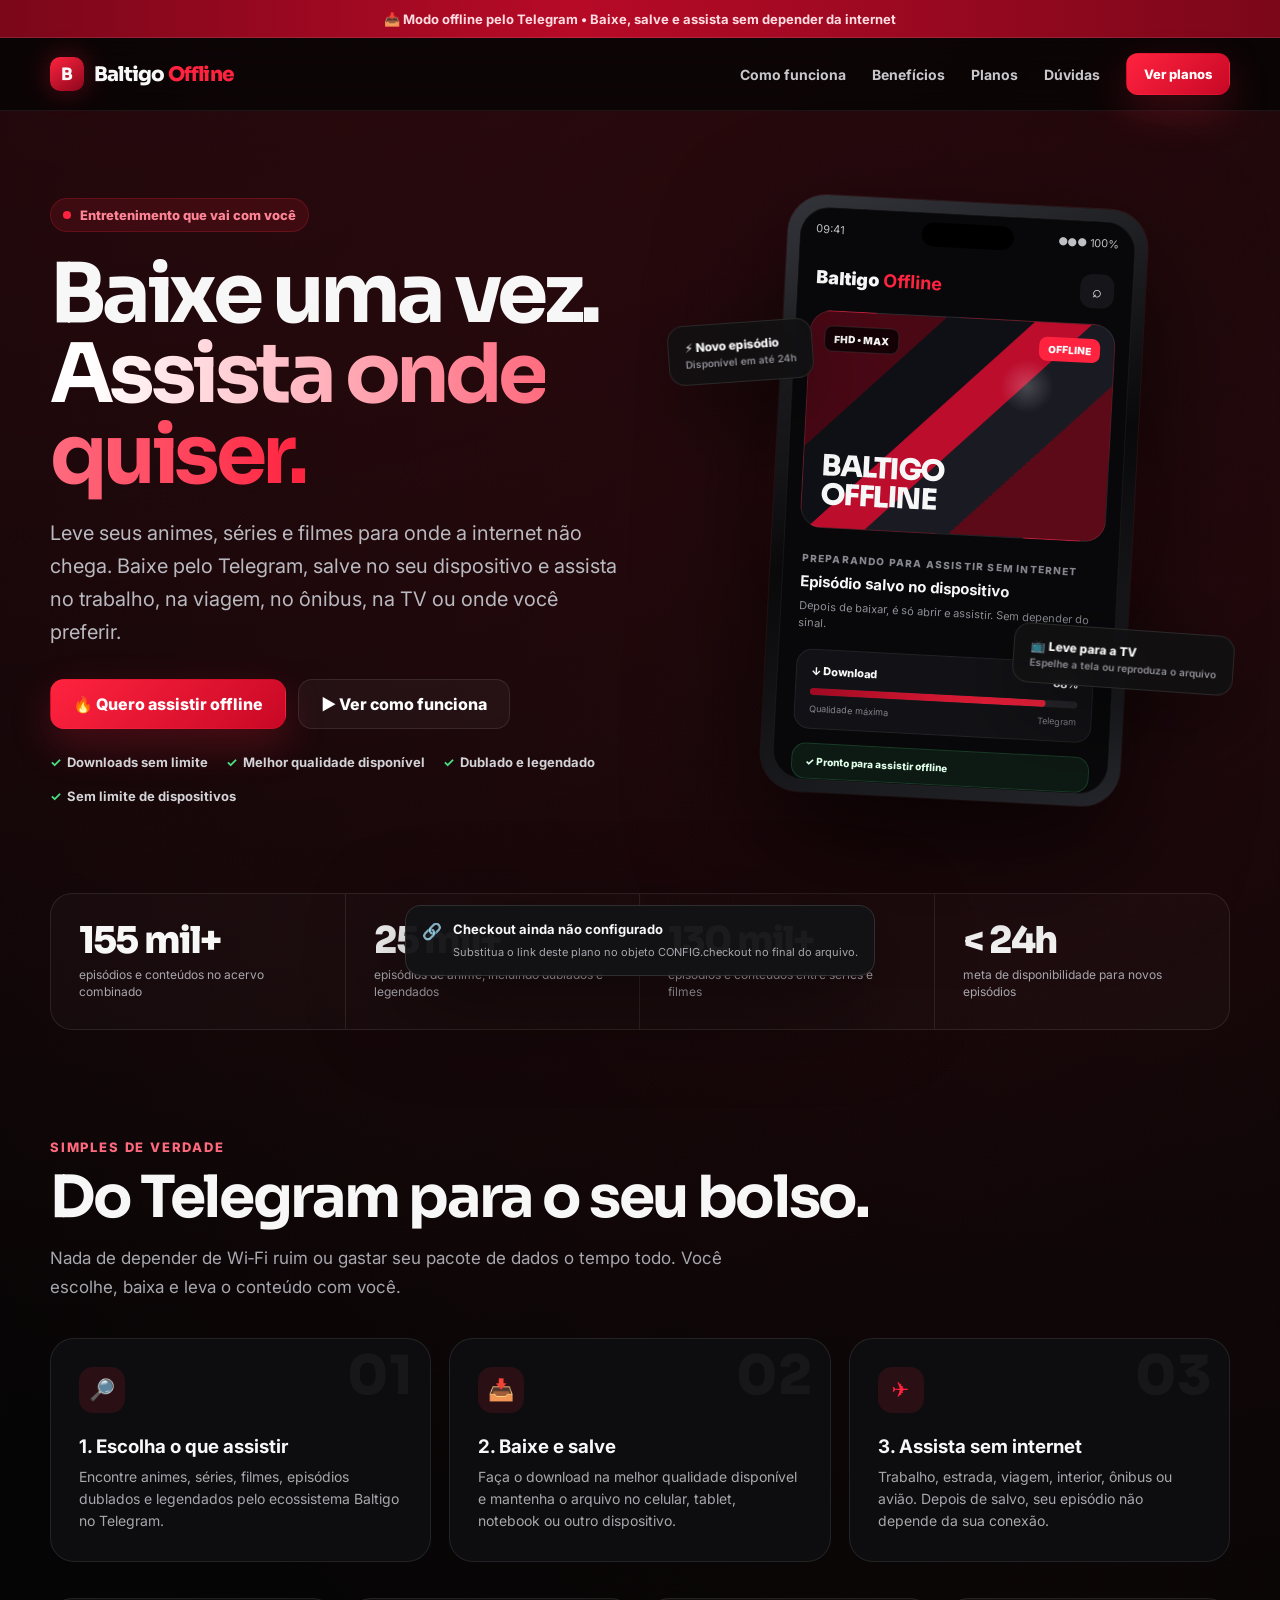
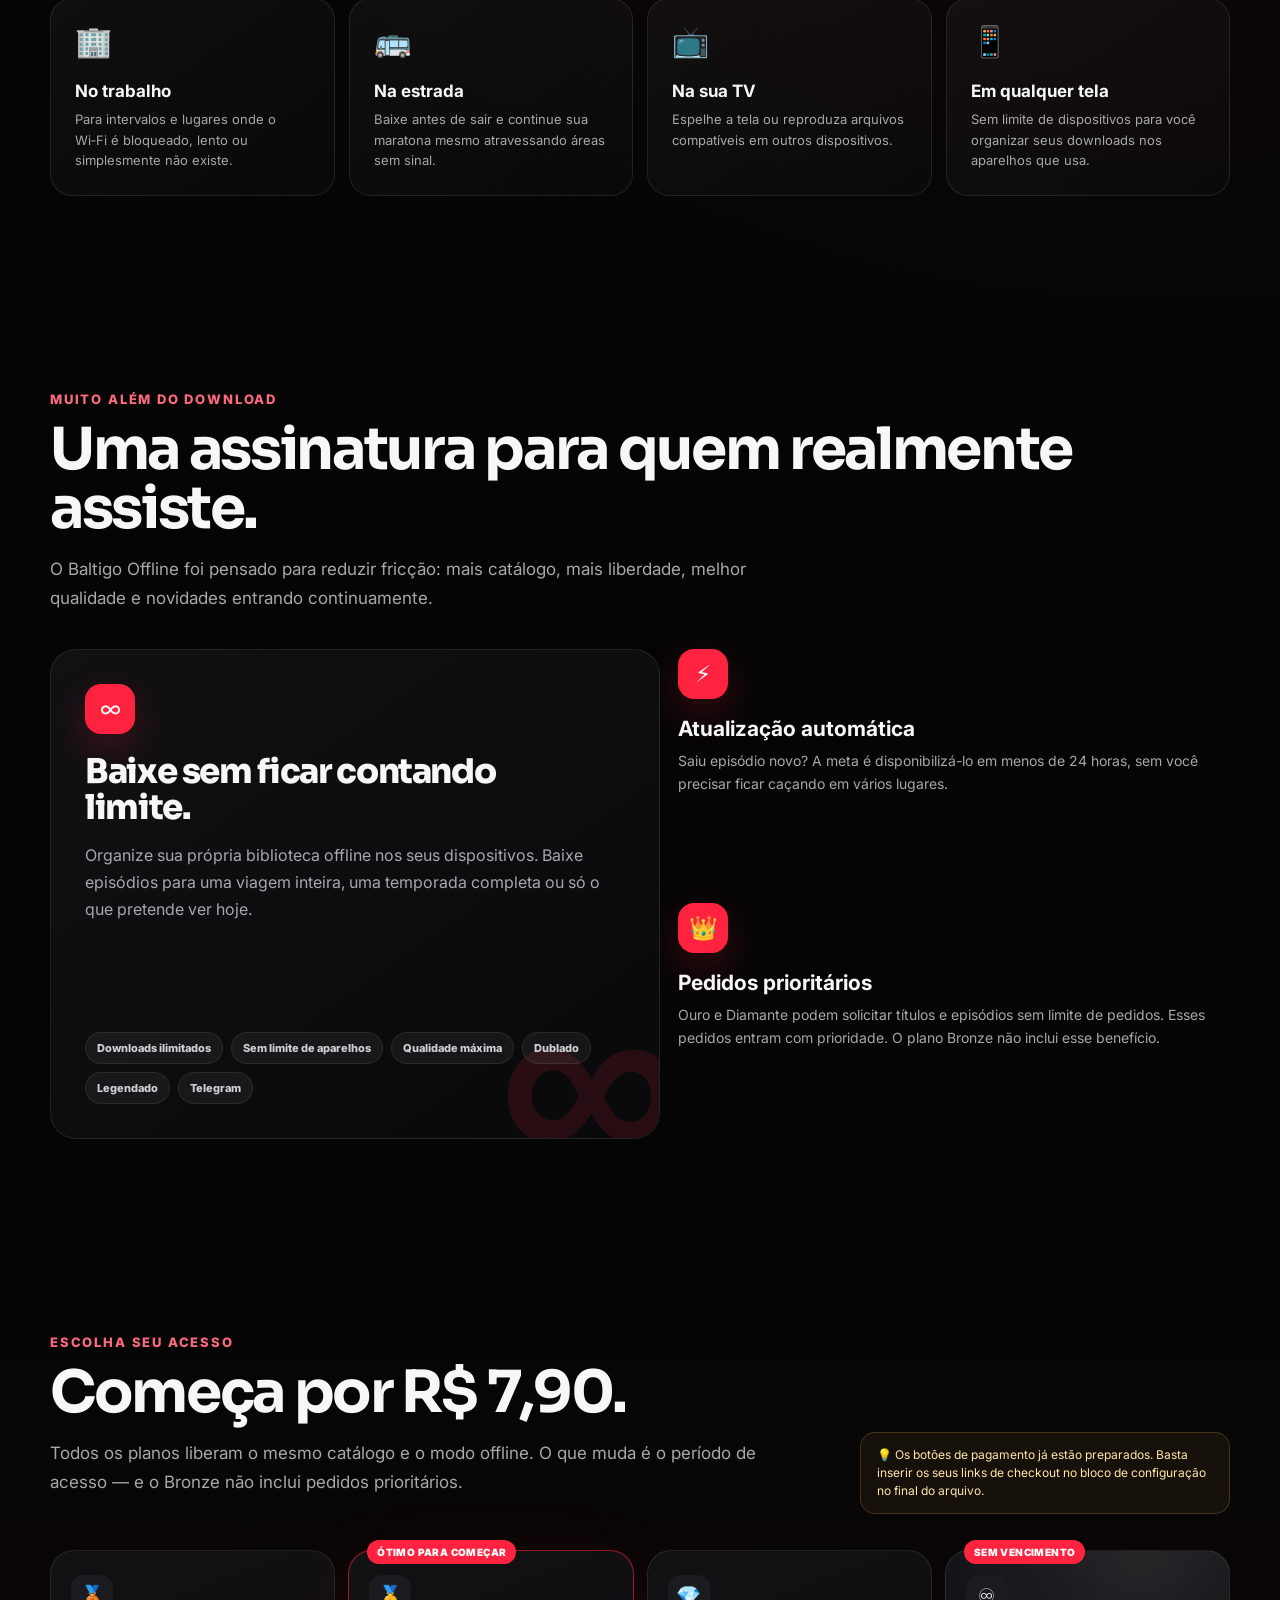
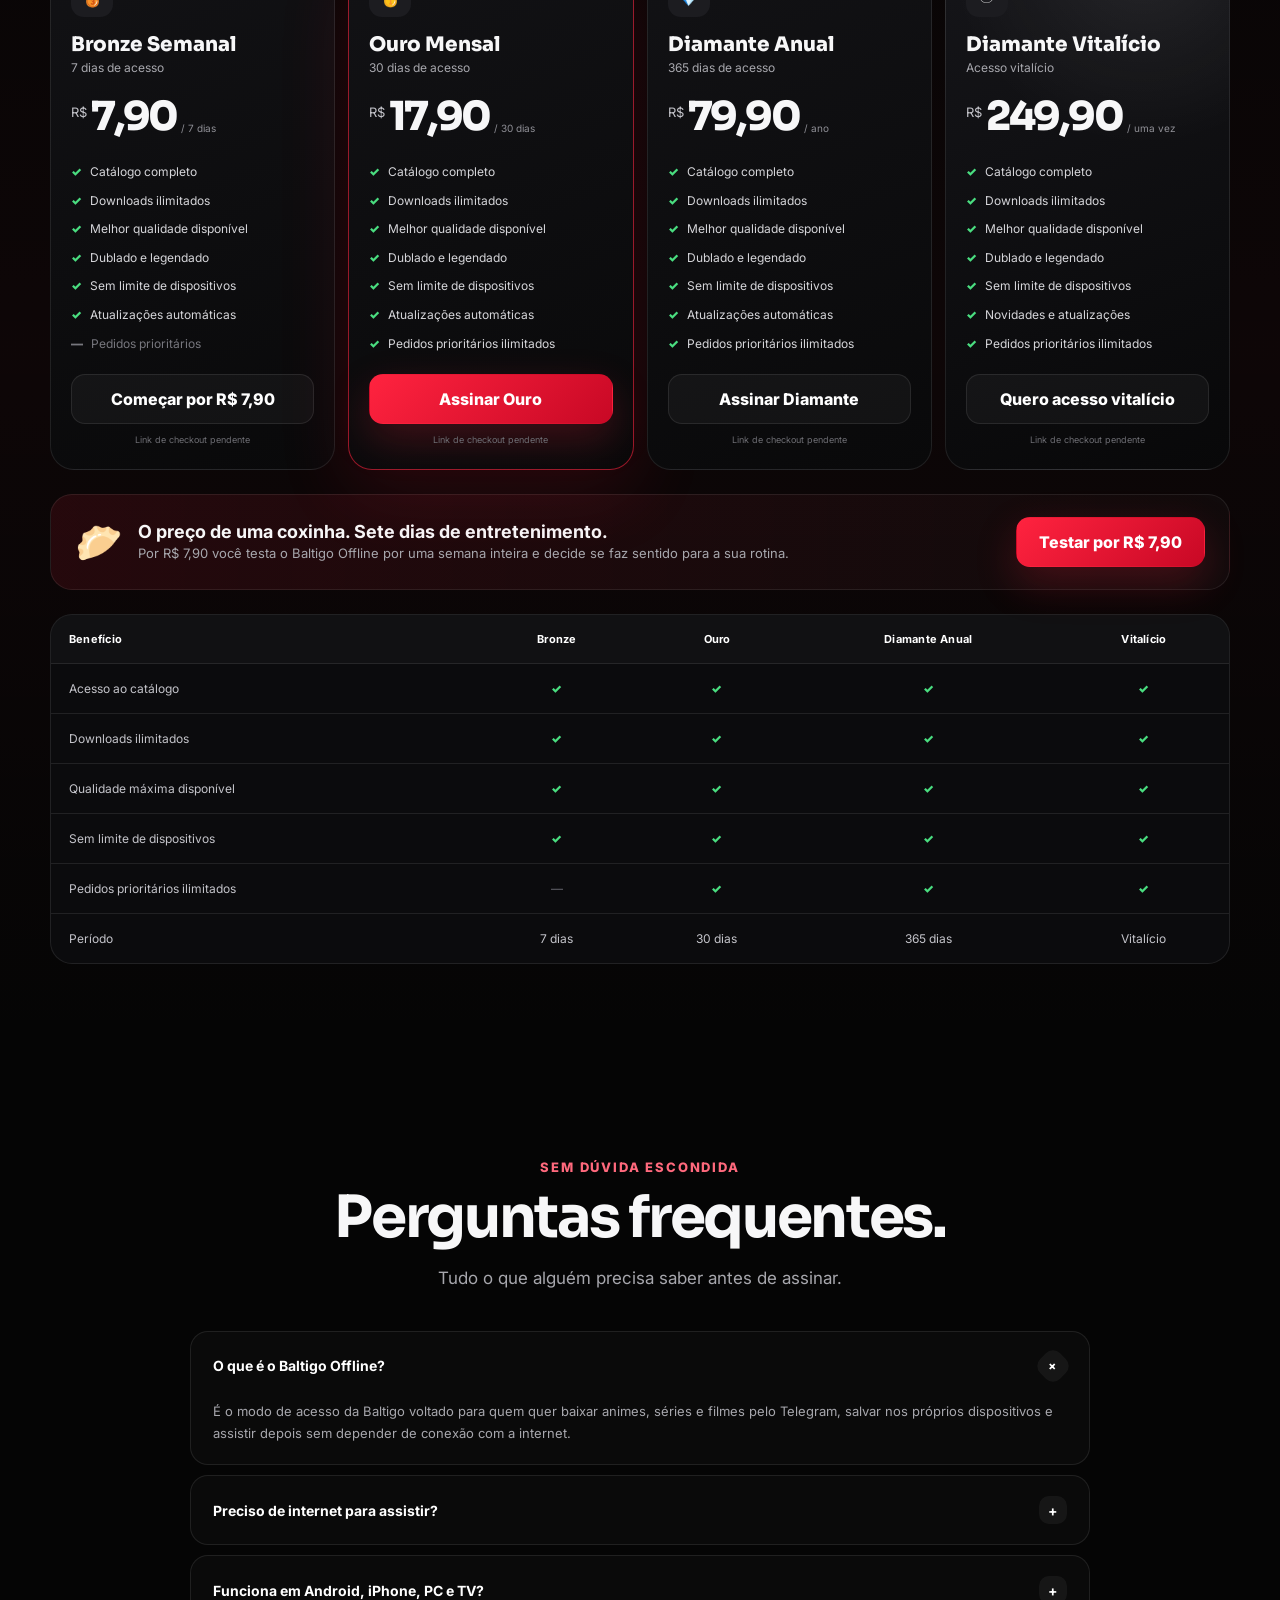
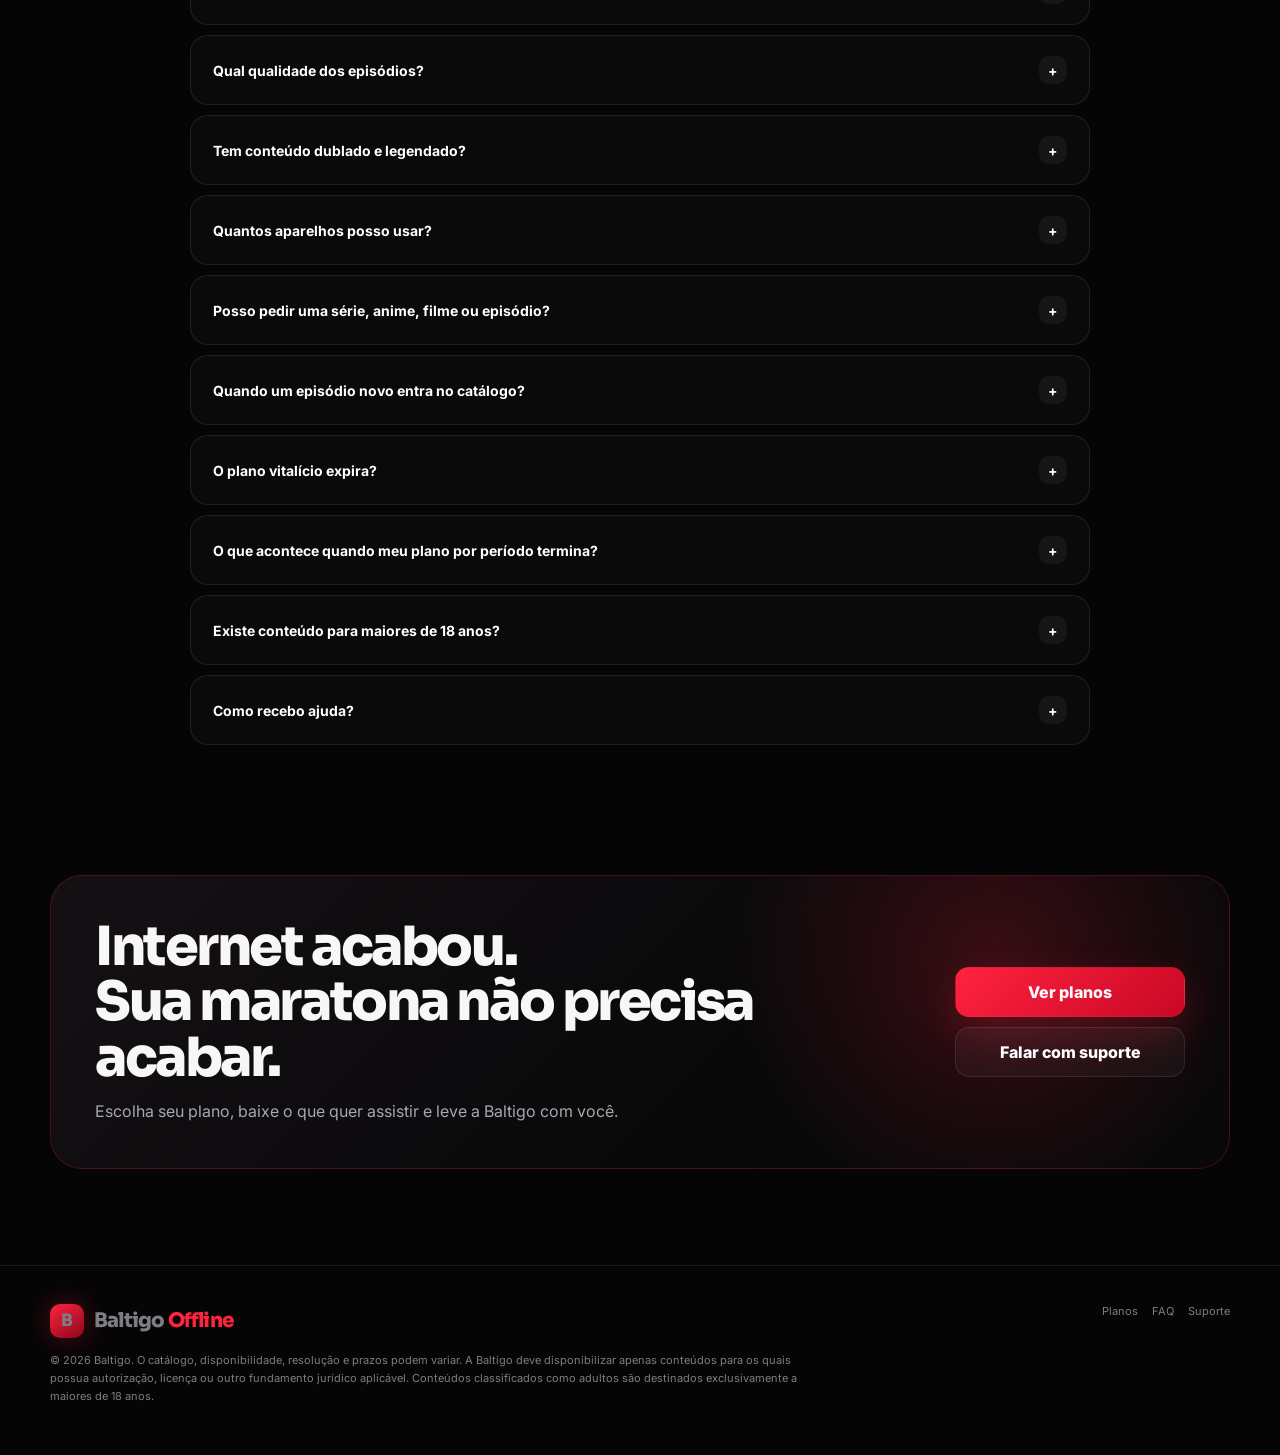
<file: offline/index.html>
<!doctype html>
<html lang="pt-BR">
<head>
  <meta charset="utf-8" />
  <meta name="viewport" content="width=device-width, initial-scale=1, viewport-fit=cover" />
  <meta name="theme-color" content="#050505" />
  <meta name="description" content="Baltigo Offline: baixe animes, séries e filmes pelo Telegram e assista sem internet, onde quiser." />
  <meta property="og:type" content="website" />
  <meta property="og:locale" content="pt_BR" />
  <meta property="og:title" content="Baltigo Offline — Baixe uma vez. Assista onde quiser." />
  <meta property="og:description" content="Mais de 155 mil episódios e conteúdos, qualidade máxima disponível, atualizações rápidas e acesso pelo Telegram." />
  <title>Baltigo Offline — Baixe uma vez. Assista onde quiser.</title>
  <link rel="preconnect" href="https://fonts.googleapis.com" />
  <link rel="preconnect" href="https://fonts.gstatic.com" crossorigin />
  <link href="https://fonts.googleapis.com/css2?family=Inter:wght@400;500;600;700;800;900&family=Sora:wght@600;700;800&display=swap" rel="stylesheet" />
  <style>
    :root {
      --bg: #050505;
      --bg-soft: #0a0a0b;
      --surface: #101012;
      --surface-2: #151518;
      --text: #f7f7f8;
      --muted: #a7a7ad;
      --line: rgba(255,255,255,.09);
      --red: #ff233f;
      --red-2: #c80825;
      --red-soft: rgba(255,35,63,.12);
      --gold: #ffc857;
      --green: #4ade80;
      --shadow: 0 24px 90px rgba(0,0,0,.55);
      --radius: 24px;
      --max: 1180px;
    }

    * { box-sizing: border-box; }
    html { scroll-behavior: smooth; background: var(--bg); }
    body {
      margin: 0;
      color: var(--text);
      background:
        radial-gradient(circle at 12% -10%, rgba(255,35,63,.18), transparent 30%),
        radial-gradient(circle at 92% 10%, rgba(255,35,63,.08), transparent 24%),
        var(--bg);
      font-family: Inter, system-ui, -apple-system, BlinkMacSystemFont, "Segoe UI", sans-serif;
      overflow-x: hidden;
    }
    body::before {
      content: "";
      position: fixed;
      inset: 0;
      pointer-events: none;
      opacity: .17;
      background-image:
        linear-gradient(rgba(255,255,255,.018) 1px, transparent 1px),
        linear-gradient(90deg, rgba(255,255,255,.018) 1px, transparent 1px);
      background-size: 46px 46px;
      mask-image: linear-gradient(to bottom, #000, transparent 70%);
      z-index: -1;
    }

    a { color: inherit; text-decoration: none; }
    button, a { -webkit-tap-highlight-color: transparent; }
    img { max-width: 100%; }
    .container { width: min(var(--max), calc(100% - 40px)); margin-inline: auto; }
    .section { padding: 96px 0; position: relative; }
    .section-kicker { color: #ff697d; font-size: 13px; font-weight: 800; letter-spacing: .14em; text-transform: uppercase; }
    .section-title { font-family: Sora, Inter, sans-serif; font-size: clamp(32px, 5vw, 58px); line-height: 1.02; letter-spacing: -.04em; margin: 12px 0 16px; }
    .section-copy { color: var(--muted); font-size: 17px; line-height: 1.7; max-width: 720px; }

    .announcement {
      min-height: 38px;
      display: flex;
      align-items: center;
      justify-content: center;
      gap: 9px;
      padding: 8px 18px;
      font-size: 13px;
      font-weight: 700;
      color: #ffdce1;
      background: linear-gradient(90deg, #7b0719, #b70a27 45%, #7b0719);
      border-bottom: 1px solid rgba(255,255,255,.1);
      text-align: center;
    }

    .nav-wrap {
      position: sticky;
      top: 0;
      z-index: 50;
      border-bottom: 1px solid rgba(255,255,255,.07);
      background: rgba(5,5,5,.76);
      backdrop-filter: blur(18px);
    }
    nav { min-height: 72px; display: flex; align-items: center; justify-content: space-between; gap: 20px; }
    .brand { display: inline-flex; align-items: center; gap: 10px; font-family: Sora, Inter, sans-serif; font-weight: 800; letter-spacing: -.04em; font-size: 20px; }
    .brand-mark { width: 34px; height: 34px; border-radius: 10px; display: grid; place-items: center; background: linear-gradient(145deg, var(--red), #8c061c); box-shadow: 0 0 28px rgba(255,35,63,.32); font-size: 17px; }
    .brand span:last-child em { font-style: normal; color: var(--red); }
    .nav-links { display: flex; align-items: center; gap: 26px; color: #c7c7cc; font-size: 14px; font-weight: 700; }
    .nav-links a:hover { color: white; }

    .btn {
      min-height: 50px;
      padding: 0 22px;
      display: inline-flex;
      align-items: center;
      justify-content: center;
      gap: 9px;
      border-radius: 14px;
      border: 1px solid transparent;
      font: inherit;
      font-weight: 800;
      cursor: pointer;
      transition: transform .2s ease, box-shadow .2s ease, background .2s ease, border-color .2s ease;
    }
    .btn:hover { transform: translateY(-2px); }
    .btn-primary { background: linear-gradient(135deg, var(--red), var(--red-2)); box-shadow: 0 16px 42px rgba(255,35,63,.22); color: white; }
    .btn-primary:hover { box-shadow: 0 18px 52px rgba(255,35,63,.34); }
    .btn-secondary { background: rgba(255,255,255,.04); border-color: var(--line); color: white; }
    .btn-sm { min-height: 42px; padding: 0 17px; border-radius: 12px; font-size: 13px; }

    .hero { padding: 76px 0 56px; min-height: 760px; display: flex; align-items: center; }
    .hero-grid { display: grid; grid-template-columns: 1.02fr .98fr; gap: 54px; align-items: center; }
    .eyebrow { display: inline-flex; align-items: center; gap: 9px; padding: 8px 12px; border-radius: 999px; background: var(--red-soft); border: 1px solid rgba(255,35,63,.2); color: #ff8596; font-size: 13px; font-weight: 800; }
    .pulse { width: 8px; height: 8px; border-radius: 50%; background: var(--red); box-shadow: 0 0 0 0 rgba(255,35,63,.5); animation: pulse 1.8s infinite; }
    @keyframes pulse { 70% { box-shadow: 0 0 0 9px rgba(255,35,63,0); } 100% { box-shadow: 0 0 0 0 rgba(255,35,63,0); } }
    .hero h1 { font-family: Sora, Inter, sans-serif; font-size: clamp(48px, 7vw, 82px); line-height: .98; letter-spacing: -.055em; margin: 22px 0; max-width: 780px; }
    .hero h1 .gradient { background: linear-gradient(90deg, #fff 5%, #ff8394 55%, var(--red) 100%); -webkit-background-clip: text; color: transparent; }
    .hero-copy { color: #b9b9c0; max-width: 680px; font-size: clamp(17px, 2vw, 20px); line-height: 1.65; }
    .hero-actions { display: flex; flex-wrap: wrap; gap: 12px; margin-top: 30px; }
    .trust-row { display: flex; flex-wrap: wrap; gap: 18px; margin-top: 25px; color: #d3d3d7; font-size: 13px; font-weight: 700; }
    .trust-row span { display: inline-flex; align-items: center; gap: 6px; }
    .trust-row i { font-style: normal; color: var(--green); }

    .device-stage { position: relative; min-height: 560px; display: grid; place-items: center; }
    .device-glow { position: absolute; width: 82%; aspect-ratio: 1; border-radius: 50%; background: radial-gradient(circle, rgba(255,35,63,.22), transparent 65%); filter: blur(14px); }
    .phone {
      width: min(360px, 82vw);
      min-height: 566px;
      border-radius: 38px;
      padding: 12px;
      background: linear-gradient(155deg, #33343a, #09090a 50%, #24252a);
      box-shadow: 0 46px 120px rgba(0,0,0,.7), 0 0 0 1px rgba(255,255,255,.07);
      transform: rotate(3deg);
      position: relative;
      z-index: 2;
    }
    .phone-screen { min-height: 542px; border-radius: 30px; overflow: hidden; position: relative; background: #08080a; border: 1px solid rgba(255,255,255,.06); }
    .phone-top { height: 42px; padding: 10px 15px; display: flex; justify-content: space-between; align-items: center; font-size: 11px; color: #bfc0c5; }
    .notch { position: absolute; top: 9px; left: 50%; transform: translateX(-50%); width: 92px; height: 24px; border-radius: 20px; background: #000; }
    .app-head { padding: 10px 18px 16px; display: flex; justify-content: space-between; align-items: center; }
    .app-title { font-weight: 900; font-size: 18px; }
    .app-title b { color: var(--red); }
    .search-pill { width: 34px; height: 34px; border-radius: 12px; background: #16161a; display: grid; place-items: center; }
    .mock-cover { margin: 0 14px; height: 218px; border-radius: 22px; position: relative; overflow: hidden; background:
      radial-gradient(circle at 72% 30%, rgba(255,255,255,.2), transparent 10%),
      linear-gradient(135deg, #4a0714 0 26%, #0f1015 26% 43%, #bc0d2d 43% 54%, #191a22 54% 70%, #5d0a18 70% 100%);
      border: 1px solid rgba(255,255,255,.08);
    }
    .mock-cover::after { content: "BALTIGO\A OFFLINE"; white-space: pre; position: absolute; left: 18px; bottom: 18px; font: 800 29px/1 Sora, sans-serif; letter-spacing: -.05em; }
    .quality { position: absolute; top: 14px; left: 14px; padding: 6px 9px; border-radius: 8px; background: rgba(0,0,0,.72); border: 1px solid rgba(255,255,255,.11); font-size: 10px; font-weight: 900; }
    .offline-tag { position: absolute; right: 14px; top: 14px; padding: 6px 9px; border-radius: 8px; background: var(--red); font-size: 10px; font-weight: 900; }
    .episode { margin: 18px; }
    .episode small { color: #87878f; font-size: 10px; text-transform: uppercase; letter-spacing: .12em; font-weight: 800; }
    .episode h3 { margin: 6px 0 7px; font-size: 15px; }
    .episode p { margin: 0; color: #8f9098; font-size: 11px; line-height: 1.5; }
    .download-card { margin: 14px 18px; padding: 14px; border-radius: 16px; background: #121216; border: 1px solid rgba(255,255,255,.07); }
    .download-head { display: flex; justify-content: space-between; font-size: 11px; font-weight: 800; margin-bottom: 10px; }
    .bar { height: 7px; border-radius: 999px; background: #27272d; overflow: hidden; }
    .bar span { display: block; height: 100%; width: 88%; border-radius: inherit; background: linear-gradient(90deg, #9f0922, var(--red)); position: relative; }
    .bar span::after { content: ""; position: absolute; inset: 0; background: linear-gradient(90deg, transparent, rgba(255,255,255,.38), transparent); transform: translateX(-100%); animation: shimmer 2s infinite; }
    @keyframes shimmer { to { transform: translateX(100%); } }
    .download-meta { margin-top: 8px; display: flex; justify-content: space-between; color: #85858d; font-size: 9px; }
    .offline-ready { display: flex; align-items: center; gap: 8px; margin: 12px 18px 0; padding: 11px 13px; border-radius: 14px; color: #dfffe9; background: rgba(74,222,128,.08); border: 1px solid rgba(74,222,128,.18); font-size: 10px; font-weight: 800; }

    .float-card { position: absolute; z-index: 3; padding: 14px 16px; border-radius: 16px; background: rgba(16,16,18,.88); border: 1px solid rgba(255,255,255,.1); backdrop-filter: blur(16px); box-shadow: var(--shadow); font-size: 12px; font-weight: 800; }
    .float-card small { display: block; color: #8d8e95; font-weight: 600; margin-top: 3px; }
    .float-one { left: -10px; top: 120px; transform: rotate(-4deg); }
    .float-two { right: -4px; bottom: 110px; transform: rotate(4deg); }

    .stats { padding: 22px 0 10px; }
    .stats-grid { display: grid; grid-template-columns: repeat(4, 1fr); border: 1px solid var(--line); border-radius: 22px; overflow: hidden; background: rgba(255,255,255,.025); }
    .stat { padding: 28px; border-right: 1px solid var(--line); }
    .stat:last-child { border-right: 0; }
    .stat strong { display: block; font: 800 clamp(25px, 3vw, 37px)/1 Sora, sans-serif; letter-spacing: -.05em; }
    .stat span { display: block; color: var(--muted); margin-top: 8px; font-size: 12px; line-height: 1.4; }

    .usecases-grid { display: grid; grid-template-columns: repeat(4,1fr); gap: 14px; margin-top: 36px; }
    .usecase { min-height: 190px; padding: 24px; border-radius: 22px; border: 1px solid var(--line); background: linear-gradient(145deg, rgba(255,255,255,.045), rgba(255,255,255,.018)); transition: transform .25s ease, border-color .25s ease; }
    .usecase:hover { transform: translateY(-5px); border-color: rgba(255,35,63,.35); }
    .usecase .emoji { font-size: 30px; }
    .usecase h3 { font-size: 17px; margin: 22px 0 8px; }
    .usecase p { color: var(--muted); font-size: 13px; line-height: 1.6; margin: 0; }

    .steps { display: grid; grid-template-columns: repeat(3,1fr); gap: 18px; margin-top: 36px; counter-reset: step; }
    .step { counter-increment: step; padding: 28px; border-radius: 24px; background: #0d0d0f; border: 1px solid var(--line); position: relative; overflow: hidden; }
    .step::before { content: "0" counter(step); position: absolute; right: 18px; top: 10px; font: 800 54px/1 Sora, sans-serif; color: rgba(255,255,255,.045); }
    .step-icon { width: 46px; height: 46px; display: grid; place-items: center; border-radius: 14px; background: var(--red-soft); color: var(--red); font-size: 21px; }
    .step h3 { margin: 22px 0 8px; }
    .step p { color: var(--muted); font-size: 14px; line-height: 1.6; margin: 0; }

    .benefits-wrap { margin-top: 36px; display: grid; grid-template-columns: 1.05fr .95fr; gap: 18px; }
    .benefit-main, .benefit-stack > div { border-radius: 26px; border: 1px solid var(--line); background: linear-gradient(145deg, #111114, #09090b); }
    .benefit-main { padding: 34px; min-height: 490px; display: flex; flex-direction: column; justify-content: space-between; overflow: hidden; position: relative; }
    .benefit-main::after { content: "∞"; position: absolute; right: -25px; bottom: -75px; color: rgba(255,35,63,.12); font: 800 260px/1 Sora, sans-serif; }
    .benefit-icon { width: 50px; height: 50px; display: grid; place-items: center; border-radius: 16px; background: var(--red); font-size: 23px; box-shadow: 0 15px 40px rgba(255,35,63,.22); }
    .benefit-main h3 { font: 800 34px/1.05 Sora, sans-serif; letter-spacing: -.04em; margin: 20px 0 12px; max-width: 520px; }
    .benefit-main p { color: var(--muted); line-height: 1.7; max-width: 560px; }
    .chip-row { display: flex; flex-wrap: wrap; gap: 8px; position: relative; z-index: 2; }
    .chip { padding: 8px 11px; border-radius: 999px; background: rgba(255,255,255,.05); border: 1px solid rgba(255,255,255,.08); color: #d0d0d4; font-size: 11px; font-weight: 800; }
    .benefit-stack { display: grid; grid-template-rows: repeat(2, 1fr); gap: 18px; }
    .benefit-stack > div { padding: 29px; }
    .benefit-stack h3 { font-size: 21px; margin: 17px 0 8px; }
    .benefit-stack p { color: var(--muted); font-size: 14px; line-height: 1.65; margin: 0; }

    .pricing-section { background: linear-gradient(180deg, transparent, rgba(255,35,63,.035), transparent); }
    .pricing-intro { display: flex; align-items: end; justify-content: space-between; gap: 28px; }
    .pricing-note { max-width: 370px; padding: 13px 16px; border: 1px solid rgba(255,200,87,.2); background: rgba(255,200,87,.06); border-radius: 15px; color: #ffe6a9; font-size: 12px; line-height: 1.5; }
    .plans { display: grid; grid-template-columns: repeat(4,1fr); gap: 13px; margin-top: 36px; align-items: stretch; }
    .plan { padding: 24px 20px; border-radius: 24px; border: 1px solid var(--line); background: linear-gradient(160deg, #121215, #09090a); position: relative; display: flex; flex-direction: column; min-height: 520px; transition: transform .25s ease, border-color .25s ease, box-shadow .25s ease; }
    .plan:hover { transform: translateY(-6px); border-color: rgba(255,35,63,.35); }
    .plan.featured { border-color: rgba(255,35,63,.58); box-shadow: 0 24px 75px rgba(255,35,63,.12); }
    .plan.lifetime { background: radial-gradient(circle at 70% 0, rgba(255,255,255,.08), transparent 35%), linear-gradient(160deg, #151519, #080809); }
    .badge { position: absolute; top: -11px; left: 18px; padding: 6px 10px; border-radius: 999px; background: var(--red); color: white; font-size: 10px; font-weight: 900; letter-spacing: .04em; text-transform: uppercase; }
    .plan-tier { display: flex; justify-content: space-between; align-items: center; }
    .tier-icon { width: 42px; height: 42px; display: grid; place-items: center; border-radius: 13px; background: #1c1c20; font-size: 20px; }
    .plan h3 { font: 800 20px/1 Sora, sans-serif; margin: 18px 0 5px; }
    .plan-duration { color: var(--muted); font-size: 12px; }
    .price { margin: 22px 0; display: flex; align-items: flex-end; gap: 4px; }
    .price .currency { align-self: flex-start; color: #c2c2c8; font-size: 13px; margin-top: 7px; }
    .price strong { font: 800 40px/1 Sora, sans-serif; letter-spacing: -.055em; }
    .price small { color: #8f8f96; margin-bottom: 3px; font-size: 10px; }
    .plan ul { list-style: none; padding: 0; margin: 4px 0 22px; display: grid; gap: 11px; flex: 1; }
    .plan li { display: flex; align-items: flex-start; gap: 8px; color: #d6d6da; font-size: 12px; line-height: 1.45; }
    .plan li::before { content: "✓"; color: var(--green); font-weight: 900; }
    .plan li.no { color: #77777e; }
    .plan li.no::before { content: "—"; color: #77777e; }
    .plan .btn { width: 100%; }
    .plan-foot { color: #6e6e74; font-size: 9px; text-align: center; margin-top: 10px; }

    .coxinha { margin-top: 24px; padding: 22px 24px; border: 1px solid rgba(255,255,255,.08); border-radius: 22px; display: flex; align-items: center; justify-content: space-between; gap: 24px; background: linear-gradient(90deg, rgba(255,35,63,.11), rgba(255,255,255,.025)); }
    .coxinha-copy { display: flex; gap: 16px; align-items: center; }
    .coxinha-emoji { font-size: 38px; }
    .coxinha strong { display: block; font-size: 18px; }
    .coxinha span { color: var(--muted); font-size: 13px; line-height: 1.5; }

    .compare { margin-top: 24px; overflow-x: auto; border: 1px solid var(--line); border-radius: 22px; background: #0b0b0d; }
    table { width: 100%; border-collapse: collapse; min-width: 720px; }
    th, td { padding: 17px 18px; text-align: center; border-bottom: 1px solid var(--line); font-size: 12px; }
    th:first-child, td:first-child { text-align: left; }
    th { color: white; font-size: 11px; letter-spacing: .02em; background: rgba(255,255,255,.025); }
    td { color: #c4c4ca; }
    tr:last-child td { border-bottom: 0; }
    .yes { color: var(--green); font-weight: 900; }
    .nope { color: #66666d; }

    .faq { max-width: 900px; margin: 38px auto 0; display: grid; gap: 10px; }
    .faq-item { border: 1px solid var(--line); border-radius: 18px; overflow: hidden; background: rgba(255,255,255,.022); }
    .faq-q { width: 100%; padding: 20px 22px; display: flex; align-items: center; justify-content: space-between; gap: 18px; color: white; background: transparent; border: 0; text-align: left; font: 700 14px/1.4 Inter, sans-serif; cursor: pointer; }
    .faq-q span:last-child { width: 28px; height: 28px; flex: 0 0 auto; display: grid; place-items: center; border-radius: 10px; background: rgba(255,255,255,.05); transition: transform .25s ease; }
    .faq-a { display: grid; grid-template-rows: 0fr; transition: grid-template-rows .3s ease; }
    .faq-a > div { overflow: hidden; }
    .faq-a p { margin: 0; padding: 0 22px 20px; color: var(--muted); line-height: 1.7; font-size: 13px; }
    .faq-item.open .faq-a { grid-template-rows: 1fr; }
    .faq-item.open .faq-q span:last-child { transform: rotate(45deg); }

    .final-cta { padding: 44px; border-radius: 32px; border: 1px solid rgba(255,35,63,.24); background:
      radial-gradient(circle at 80% 30%, rgba(255,35,63,.2), transparent 27%),
      linear-gradient(135deg, #151014, #080809 62%);
      display: flex; align-items: center; justify-content: space-between; gap: 34px; overflow: hidden; position: relative;
    }
    .final-cta h2 { font: 800 clamp(30px, 5vw, 54px)/1.02 Sora, sans-serif; letter-spacing: -.045em; margin: 0 0 12px; max-width: 760px; }
    .final-cta p { margin: 0; color: var(--muted); line-height: 1.65; max-width: 650px; }
    .final-actions { display: grid; gap: 10px; min-width: 230px; }

    footer { padding: 38px 0 50px; border-top: 1px solid var(--line); color: #7d7d84; font-size: 11px; }
    .footer-grid { display: flex; justify-content: space-between; gap: 28px; align-items: flex-start; }
    .legal { max-width: 750px; line-height: 1.65; }
    .footer-links { display: flex; flex-wrap: wrap; gap: 14px; justify-content: flex-end; }

    .toast { position: fixed; left: 50%; bottom: 24px; transform: translate(-50%, 140%); width: min(470px, calc(100% - 28px)); padding: 15px 16px; border-radius: 16px; border: 1px solid rgba(255,255,255,.12); background: rgba(18,18,21,.96); box-shadow: var(--shadow); z-index: 100; transition: transform .3s ease; display: flex; gap: 11px; align-items: flex-start; }
    .toast.show { transform: translate(-50%, 0); }
    .toast strong { font-size: 13px; display: block; margin-bottom: 3px; }
    .toast span { color: var(--muted); font-size: 11px; line-height: 1.4; }

    @media (max-width: 1050px) {
      .hero-grid { grid-template-columns: 1fr; }
      .hero { padding-top: 62px; }
      .hero-copy { max-width: 760px; }
      .device-stage { min-height: 610px; }
      .float-one { left: 12%; }
      .float-two { right: 12%; }
      .plans { grid-template-columns: repeat(2,1fr); gap: 16px; }
      .usecases-grid { grid-template-columns: repeat(2,1fr); }
      .benefits-wrap { grid-template-columns: 1fr; }
      .benefit-stack { grid-template-columns: repeat(2,1fr); grid-template-rows: auto; }
      .pricing-intro { align-items: flex-start; flex-direction: column; }
    }
    @media (max-width: 780px) {
      .nav-links a:not(.nav-cta) { display: none; }
      .section { padding: 72px 0; }
      .stats-grid { grid-template-columns: repeat(2,1fr); }
      .stat:nth-child(2) { border-right: 0; }
      .stat:nth-child(-n+2) { border-bottom: 1px solid var(--line); }
      .steps { grid-template-columns: 1fr; }
      .final-cta { align-items: flex-start; flex-direction: column; padding: 32px 26px; }
      .final-actions { width: 100%; min-width: 0; grid-template-columns: 1fr 1fr; }
      .footer-grid { flex-direction: column; }
      .footer-links { justify-content: flex-start; }
    }
    @media (max-width: 590px) {
      .container { width: min(var(--max), calc(100% - 26px)); }
      .announcement { font-size: 11px; }
      nav { min-height: 64px; }
      .nav-cta { display: none; }
      .hero { padding: 45px 0 28px; min-height: 0; }
      .hero h1 { font-size: clamp(43px, 13vw, 62px); }
      .hero-actions .btn { width: 100%; }
      .trust-row { gap: 10px 14px; }
      .device-stage { min-height: 540px; transform: scale(.92); margin: -20px 0; }
      .float-one { left: -4px; top: 90px; }
      .float-two { right: -4px; bottom: 80px; }
      .stats-grid { border-radius: 18px; }
      .stat { padding: 20px; }
      .usecases-grid { grid-template-columns: 1fr; }
      .usecase { min-height: 0; }
      .benefit-main { min-height: 430px; padding: 26px; }
      .benefit-stack { grid-template-columns: 1fr; }
      .plans { grid-template-columns: 1fr; }
      .plan { min-height: 0; padding: 25px 22px; }
      .coxinha { align-items: flex-start; flex-direction: column; }
      .coxinha .btn { width: 100%; }
      .final-actions { grid-template-columns: 1fr; }
    }
    @media (prefers-reduced-motion: reduce) {
      * { animation-duration: .01ms !important; animation-iteration-count: 1 !important; scroll-behavior: auto !important; transition-duration: .01ms !important; }
    }
  </style>
</head>
<body>
  <div class="announcement">📥 Modo offline pelo Telegram • Baixe, salve e assista sem depender da internet</div>

  <div class="nav-wrap">
    <nav class="container" aria-label="Navegação principal">
      <a class="brand" href="#top" aria-label="Baltigo Offline, início">
        <span class="brand-mark">B</span>
        <span>Baltigo <em>Offline</em></span>
      </a>
      <div class="nav-links">
        <a href="#como-funciona">Como funciona</a>
        <a href="#beneficios">Benefícios</a>
        <a href="#planos">Planos</a>
        <a href="#faq">Dúvidas</a>
        <a class="btn btn-primary btn-sm nav-cta" href="#planos">Ver planos</a>
      </div>
    </nav>
  </div>

  <main id="top">
    <section class="hero">
      <div class="container hero-grid">
        <div>
          <div class="eyebrow"><span class="pulse"></span> Entretenimento que vai com você</div>
          <h1>Baixe uma vez.<br><span class="gradient">Assista onde quiser.</span></h1>
          <p class="hero-copy">Leve seus animes, séries e filmes para onde a internet não chega. Baixe pelo Telegram, salve no seu dispositivo e assista no trabalho, na viagem, no ônibus, na TV ou onde você preferir.</p>
          <div class="hero-actions">
            <a class="btn btn-primary" href="#planos">🔥 Quero assistir offline</a>
            <a class="btn btn-secondary" href="#como-funciona">▶ Ver como funciona</a>
          </div>
          <div class="trust-row">
            <span><i>✓</i> Downloads sem limite</span>
            <span><i>✓</i> Melhor qualidade disponível</span>
            <span><i>✓</i> Dublado e legendado</span>
            <span><i>✓</i> Sem limite de dispositivos</span>
          </div>
        </div>

        <div class="device-stage" aria-label="Demonstração visual do Baltigo Offline">
          <div class="device-glow"></div>
          <div class="float-card float-one">⚡ Novo episódio<small>Disponível em até 24h</small></div>
          <div class="phone">
            <div class="phone-screen">
              <div class="notch"></div>
              <div class="phone-top"><span>09:41</span><span>●●● 100%</span></div>
              <div class="app-head"><div class="app-title">Baltigo <b>Offline</b></div><div class="search-pill">⌕</div></div>
              <div class="mock-cover"><span class="quality">FHD • MAX</span><span class="offline-tag">OFFLINE</span></div>
              <div class="episode">
                <small>Preparando para assistir sem internet</small>
                <h3>Episódio salvo no dispositivo</h3>
                <p>Depois de baixar, é só abrir e assistir. Sem depender do sinal.</p>
              </div>
              <div class="download-card">
                <div class="download-head"><span>↓ Download</span><span>88%</span></div>
                <div class="bar"><span></span></div>
                <div class="download-meta"><span>Qualidade máxima</span><span>Telegram</span></div>
              </div>
              <div class="offline-ready">✓ Pronto para assistir offline</div>
            </div>
          </div>
          <div class="float-card float-two">📺 Leve para a TV<small>Espelhe a tela ou reproduza o arquivo</small></div>
        </div>
      </div>
    </section>

    <section class="stats">
      <div class="container stats-grid">
        <div class="stat"><strong>155 mil+</strong><span>episódios e conteúdos no acervo combinado</span></div>
        <div class="stat"><strong>25 mil+</strong><span>episódios de anime, incluindo dublados e legendados</span></div>
        <div class="stat"><strong>130 mil+</strong><span>episódios e conteúdos entre séries e filmes</span></div>
        <div class="stat"><strong>&lt; 24h</strong><span>meta de disponibilidade para novos episódios</span></div>
      </div>
    </section>

    <section class="section" id="como-funciona">
      <div class="container">
        <span class="section-kicker">Simples de verdade</span>
        <h2 class="section-title">Do Telegram para o seu bolso.</h2>
        <p class="section-copy">Nada de depender de Wi‑Fi ruim ou gastar seu pacote de dados o tempo todo. Você escolhe, baixa e leva o conteúdo com você.</p>

        <div class="steps">
          <article class="step"><div class="step-icon">🔎</div><h3>1. Escolha o que assistir</h3><p>Encontre animes, séries, filmes, episódios dublados e legendados pelo ecossistema Baltigo no Telegram.</p></article>
          <article class="step"><div class="step-icon">📥</div><h3>2. Baixe e salve</h3><p>Faça o download na melhor qualidade disponível e mantenha o arquivo no celular, tablet, notebook ou outro dispositivo.</p></article>
          <article class="step"><div class="step-icon">✈️</div><h3>3. Assista sem internet</h3><p>Trabalho, estrada, viagem, interior, ônibus ou avião. Depois de salvo, seu episódio não depende da sua conexão.</p></article>
        </div>

        <div class="usecases-grid">
          <article class="usecase"><div class="emoji">🏢</div><h3>No trabalho</h3><p>Para intervalos e lugares onde o Wi‑Fi é bloqueado, lento ou simplesmente não existe.</p></article>
          <article class="usecase"><div class="emoji">🚌</div><h3>Na estrada</h3><p>Baixe antes de sair e continue sua maratona mesmo atravessando áreas sem sinal.</p></article>
          <article class="usecase"><div class="emoji">📺</div><h3>Na sua TV</h3><p>Espelhe a tela ou reproduza arquivos compatíveis em outros dispositivos.</p></article>
          <article class="usecase"><div class="emoji">📱</div><h3>Em qualquer tela</h3><p>Sem limite de dispositivos para você organizar seus downloads nos aparelhos que usa.</p></article>
        </div>
      </div>
    </section>

    <section class="section" id="beneficios">
      <div class="container">
        <span class="section-kicker">Muito além do download</span>
        <h2 class="section-title">Uma assinatura para quem realmente assiste.</h2>
        <p class="section-copy">O Baltigo Offline foi pensado para reduzir fricção: mais catálogo, mais liberdade, melhor qualidade e novidades entrando continuamente.</p>

        <div class="benefits-wrap">
          <article class="benefit-main">
            <div>
              <div class="benefit-icon">∞</div>
              <h3>Baixe sem ficar contando limite.</h3>
              <p>Organize sua própria biblioteca offline nos seus dispositivos. Baixe episódios para uma viagem inteira, uma temporada completa ou só o que pretende ver hoje.</p>
            </div>
            <div class="chip-row">
              <span class="chip">Downloads ilimitados</span>
              <span class="chip">Sem limite de aparelhos</span>
              <span class="chip">Qualidade máxima</span>
              <span class="chip">Dublado</span>
              <span class="chip">Legendado</span>
              <span class="chip">Telegram</span>
            </div>
          </article>
          <div class="benefit-stack">
            <article><div class="benefit-icon">⚡</div><h3>Atualização automática</h3><p>Saiu episódio novo? A meta é disponibilizá-lo em menos de 24 horas, sem você precisar ficar caçando em vários lugares.</p></article>
            <article><div class="benefit-icon">👑</div><h3>Pedidos prioritários</h3><p>Ouro e Diamante podem solicitar títulos e episódios sem limite de pedidos. Esses pedidos entram com prioridade. O plano Bronze não inclui esse benefício.</p></article>
          </div>
        </div>
      </div>
    </section>

    <section class="section pricing-section" id="planos">
      <div class="container">
        <div class="pricing-intro">
          <div>
            <span class="section-kicker">Escolha seu acesso</span>
            <h2 class="section-title">Começa por R$ 7,90.</h2>
            <p class="section-copy">Todos os planos liberam o mesmo catálogo e o modo offline. O que muda é o período de acesso — e o Bronze não inclui pedidos prioritários.</p>
          </div>
          <div class="pricing-note">💡 Os botões de pagamento já estão preparados. Basta inserir os seus links de checkout no bloco de configuração no final do arquivo.</div>
        </div>

        <div class="plans">
          <article class="plan">
            <div class="plan-tier"><div class="tier-icon">🥉</div></div>
            <h3>Bronze Semanal</h3><div class="plan-duration">7 dias de acesso</div>
            <div class="price"><span class="currency">R$</span><strong>7,90</strong><small>/ 7 dias</small></div>
            <ul>
              <li>Catálogo completo</li><li>Downloads ilimitados</li><li>Melhor qualidade disponível</li><li>Dublado e legendado</li><li>Sem limite de dispositivos</li><li>Atualizações automáticas</li><li class="no">Pedidos prioritários</li>
            </ul>
            <a class="btn btn-secondary checkout" href="#" data-plan="bronze">Começar por R$ 7,90</a>
            <div class="plan-foot">Link de checkout pendente</div>
          </article>

          <article class="plan featured">
            <span class="badge">Ótimo para começar</span>
            <div class="plan-tier"><div class="tier-icon">🥇</div></div>
            <h3>Ouro Mensal</h3><div class="plan-duration">30 dias de acesso</div>
            <div class="price"><span class="currency">R$</span><strong>17,90</strong><small>/ 30 dias</small></div>
            <ul>
              <li>Catálogo completo</li><li>Downloads ilimitados</li><li>Melhor qualidade disponível</li><li>Dublado e legendado</li><li>Sem limite de dispositivos</li><li>Atualizações automáticas</li><li>Pedidos prioritários ilimitados</li>
            </ul>
            <a class="btn btn-primary checkout" href="#" data-plan="ouro">Assinar Ouro</a>
            <div class="plan-foot">Link de checkout pendente</div>
          </article>

          <article class="plan">
            <div class="plan-tier"><div class="tier-icon">💎</div></div>
            <h3>Diamante Anual</h3><div class="plan-duration">365 dias de acesso</div>
            <div class="price"><span class="currency">R$</span><strong>79,90</strong><small>/ ano</small></div>
            <ul>
              <li>Catálogo completo</li><li>Downloads ilimitados</li><li>Melhor qualidade disponível</li><li>Dublado e legendado</li><li>Sem limite de dispositivos</li><li>Atualizações automáticas</li><li>Pedidos prioritários ilimitados</li>
            </ul>
            <a class="btn btn-secondary checkout" href="#" data-plan="anual">Assinar Diamante</a>
            <div class="plan-foot">Link de checkout pendente</div>
          </article>

          <article class="plan lifetime">
            <span class="badge">Sem vencimento</span>
            <div class="plan-tier"><div class="tier-icon">♾️</div></div>
            <h3>Diamante Vitalício</h3><div class="plan-duration">Acesso vitalício</div>
            <div class="price"><span class="currency">R$</span><strong>249,90</strong><small>/ uma vez</small></div>
            <ul>
              <li>Catálogo completo</li><li>Downloads ilimitados</li><li>Melhor qualidade disponível</li><li>Dublado e legendado</li><li>Sem limite de dispositivos</li><li>Novidades e atualizações</li><li>Pedidos prioritários ilimitados</li>
            </ul>
            <a class="btn btn-secondary checkout" href="#" data-plan="vitalicio">Quero acesso vitalício</a>
            <div class="plan-foot">Link de checkout pendente</div>
          </article>
        </div>

        <div class="coxinha">
          <div class="coxinha-copy"><div class="coxinha-emoji">🥟</div><div><strong>O preço de uma coxinha. Sete dias de entretenimento.</strong><span>Por R$ 7,90 você testa o Baltigo Offline por uma semana inteira e decide se faz sentido para a sua rotina.</span></div></div>
          <a class="btn btn-primary checkout" href="#" data-plan="bronze">Testar por R$ 7,90</a>
        </div>

        <div class="compare" aria-label="Comparação dos planos">
          <table>
            <thead><tr><th>Benefício</th><th>Bronze</th><th>Ouro</th><th>Diamante Anual</th><th>Vitalício</th></tr></thead>
            <tbody>
              <tr><td>Acesso ao catálogo</td><td class="yes">✓</td><td class="yes">✓</td><td class="yes">✓</td><td class="yes">✓</td></tr>
              <tr><td>Downloads ilimitados</td><td class="yes">✓</td><td class="yes">✓</td><td class="yes">✓</td><td class="yes">✓</td></tr>
              <tr><td>Qualidade máxima disponível</td><td class="yes">✓</td><td class="yes">✓</td><td class="yes">✓</td><td class="yes">✓</td></tr>
              <tr><td>Sem limite de dispositivos</td><td class="yes">✓</td><td class="yes">✓</td><td class="yes">✓</td><td class="yes">✓</td></tr>
              <tr><td>Pedidos prioritários ilimitados</td><td class="nope">—</td><td class="yes">✓</td><td class="yes">✓</td><td class="yes">✓</td></tr>
              <tr><td>Período</td><td>7 dias</td><td>30 dias</td><td>365 dias</td><td>Vitalício</td></tr>
            </tbody>
          </table>
        </div>
      </div>
    </section>

    <section class="section" id="faq">
      <div class="container">
        <div style="text-align:center; max-width:760px; margin:0 auto;">
          <span class="section-kicker">Sem dúvida escondida</span>
          <h2 class="section-title">Perguntas frequentes.</h2>
          <p class="section-copy" style="margin-inline:auto;">Tudo o que alguém precisa saber antes de assinar.</p>
        </div>

        <div class="faq">
          <div class="faq-item open"><button class="faq-q"><span>O que é o Baltigo Offline?</span><span>+</span></button><div class="faq-a"><div><p>É o modo de acesso da Baltigo voltado para quem quer baixar animes, séries e filmes pelo Telegram, salvar nos próprios dispositivos e assistir depois sem depender de conexão com a internet.</p></div></div></div>
          <div class="faq-item"><button class="faq-q"><span>Preciso de internet para assistir?</span><span>+</span></button><div class="faq-a"><div><p>Você precisa de internet para localizar e baixar o arquivo. Depois que o conteúdo estiver salvo no dispositivo, pode reproduzi-lo offline.</p></div></div></div>
          <div class="faq-item"><button class="faq-q"><span>Funciona em Android, iPhone, PC e TV?</span><span>+</span></button><div class="faq-a"><div><p>O acesso principal é pelo Telegram, disponível em celular e computador. Arquivos baixados podem ser reproduzidos em dispositivos compatíveis e você também pode usar recursos de espelhamento para a TV quando o aparelho permitir.</p></div></div></div>
          <div class="faq-item"><button class="faq-q"><span>Qual qualidade dos episódios?</span><span>+</span></button><div class="faq-a"><div><p>A prioridade é disponibilizar a melhor qualidade existente para aquele arquivo. A resolução final varia de acordo com a fonte e o lançamento específico.</p></div></div></div>
          <div class="faq-item"><button class="faq-q"><span>Tem conteúdo dublado e legendado?</span><span>+</span></button><div class="faq-a"><div><p>Sim. O catálogo reúne opções dubladas e legendadas quando disponíveis, tanto para animes quanto para outras produções.</p></div></div></div>
          <div class="faq-item"><button class="faq-q"><span>Quantos aparelhos posso usar?</span><span>+</span></button><div class="faq-a"><div><p>Não há limite de dispositivos informado para organizar e reproduzir seus downloads. A compatibilidade de cada arquivo depende do dispositivo e do aplicativo usado para reprodução.</p></div></div></div>
          <div class="faq-item"><button class="faq-q"><span>Posso pedir uma série, anime, filme ou episódio?</span><span>+</span></button><div class="faq-a"><div><p>Nos planos Ouro e Diamante, sim: os pedidos são ilimitados e entram como prioritários. O plano Bronze não inclui pedidos prioritários.</p></div></div></div>
          <div class="faq-item"><button class="faq-q"><span>Quando um episódio novo entra no catálogo?</span><span>+</span></button><div class="faq-a"><div><p>O sistema é atualizado continuamente. A meta é que um episódio recém-lançado esteja disponível em menos de 24 horas, quando o arquivo estiver disponível para inclusão.</p></div></div></div>
          <div class="faq-item"><button class="faq-q"><span>O plano vitalício expira?</span><span>+</span></button><div class="faq-a"><div><p>Não. O Diamante Vitalício é vendido como acesso sem prazo de expiração ao Baltigo Offline, conforme as condições apresentadas no momento da compra.</p></div></div></div>
          <div class="faq-item"><button class="faq-q"><span>O que acontece quando meu plano por período termina?</span><span>+</span></button><div class="faq-a"><div><p>O acesso online da assinatura segue o período contratado. As condições de renovação serão apresentadas no checkout. Arquivos que já estejam salvos localmente continuam sujeitos ao funcionamento e às regras do dispositivo onde foram armazenados.</p></div></div></div>
          <div class="faq-item"><button class="faq-q"><span>Existe conteúdo para maiores de 18 anos?</span><span>+</span></button><div class="faq-a"><div><p>Algumas categorias podem conter conteúdo adulto. Quando disponibilizadas, são destinadas exclusivamente a maiores de 18 anos e devem respeitar as regras aplicáveis ao serviço e à plataforma utilizada.</p></div></div></div>
          <div class="faq-item"><button class="faq-q"><span>Como recebo ajuda?</span><span>+</span></button><div class="faq-a"><div><p>Use o botão de suporte no final da página. Ele pode ser configurado para abrir diretamente o atendimento oficial da Baltigo no Telegram.</p></div></div></div>
        </div>
      </div>
    </section>

    <section class="section" style="padding-top:34px;">
      <div class="container">
        <div class="final-cta">
          <div><h2>Internet acabou.<br>Sua maratona não precisa acabar.</h2><p>Escolha seu plano, baixe o que quer assistir e leve a Baltigo com você.</p></div>
          <div class="final-actions"><a class="btn btn-primary" href="#planos">Ver planos</a><a class="btn btn-secondary" id="supportLink" href="https://t.me/QGSuporteBot" target="_blank" rel="noopener">Falar com suporte</a></div>
        </div>
      </div>
    </section>
  </main>

  <footer>
    <div class="container footer-grid">
      <div class="legal"><div class="brand" style="margin-bottom:13px;"><span class="brand-mark">B</span><span>Baltigo <em>Offline</em></span></div><div>© <span id="year"></span> Baltigo. O catálogo, disponibilidade, resolução e prazos podem variar. A Baltigo deve disponibilizar apenas conteúdos para os quais possua autorização, licença ou outro fundamento jurídico aplicável. Conteúdos classificados como adultos são destinados exclusivamente a maiores de 18 anos.</div></div>
      <div class="footer-links"><a href="#planos">Planos</a><a href="#faq">FAQ</a><a href="https://t.me/QGSuporteBot" target="_blank" rel="noopener">Suporte</a></div>
    </div>
  </footer>

  <div class="toast" id="toast" role="status" aria-live="polite"><div>🔗</div><div><strong>Checkout ainda não configurado</strong><span>Substitua o link deste plano no objeto CONFIG.checkout no final do arquivo.</span></div></div>

  <script>
    // ===== CONFIGURAÇÃO RÁPIDA =====
    // Cole os links reais de checkout entre as aspas.
    const CONFIG = {
      checkout: {
        bronze: "",
        ouro: "",
        anual: "",
        vitalicio: ""
      },
      support: "https://t.me/QGSuporteBot"
    };

    const toast = document.getElementById('toast');
    let toastTimer;
    function showToast() {
      clearTimeout(toastTimer);
      toast.classList.add('show');
      toastTimer = setTimeout(() => toast.classList.remove('show'), 3600);
    }

    document.querySelectorAll('.checkout').forEach((button) => {
      button.addEventListener('click', (event) => {
        const plan = button.dataset.plan;
        const url = CONFIG.checkout[plan];
        if (!url) {
          event.preventDefault();
          showToast();
          return;
        }
        button.href = url;
      });
    });

    document.querySelectorAll('.faq-q').forEach((button) => {
      button.addEventListener('click', () => {
        button.closest('.faq-item').classList.toggle('open');
      });
    });

    document.getElementById('supportLink').href = CONFIG.support;
    document.getElementById('year').textContent = new Date().getFullYear();
  </script>
</body>
</html>
</file>
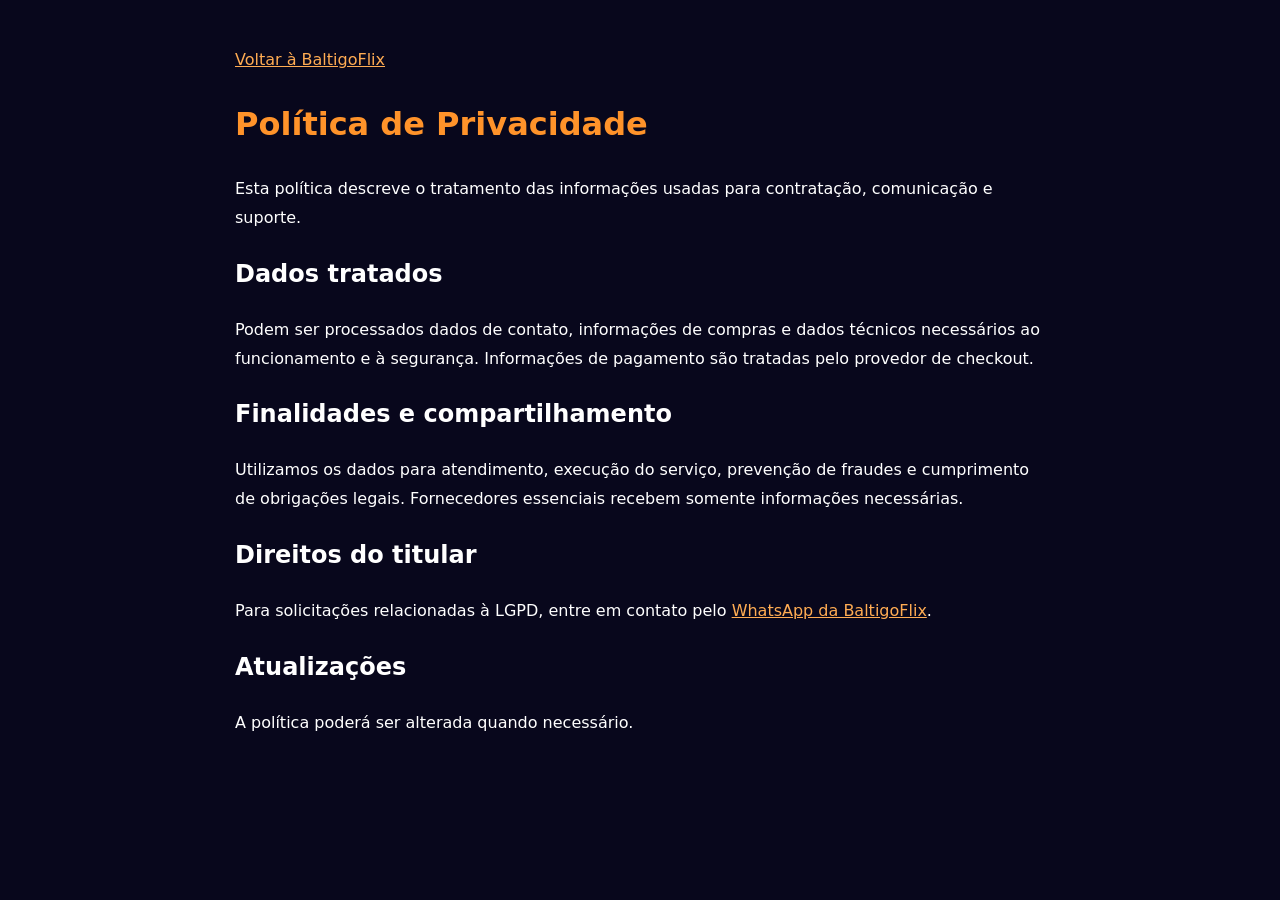
<file: privacy-policy.html>
<!doctype html><html lang="pt-BR"><head><meta charset="utf-8"><meta name="viewport" content="width=device-width,initial-scale=1"><title>Privacidade — BaltigoFlix</title><style>body{margin:0;background:#08071c;color:white;font:16px/1.8 system-ui}main{max-width:810px;margin:auto;padding:46px 20px}h1{color:#ff932a}a{color:#ffac53}</style></head><body><main><a href="/">Voltar à BaltigoFlix</a><h1>Política de Privacidade</h1><p>Esta política descreve o tratamento das informações usadas para contratação, comunicação e suporte.</p><h2>Dados tratados</h2><p>Podem ser processados dados de contato, informações de compras e dados técnicos necessários ao funcionamento e à segurança. Informações de pagamento são tratadas pelo provedor de checkout.</p><h2>Finalidades e compartilhamento</h2><p>Utilizamos os dados para atendimento, execução do serviço, prevenção de fraudes e cumprimento de obrigações legais. Fornecedores essenciais recebem somente informações necessárias.</p><h2>Direitos do titular</h2><p>Para solicitações relacionadas à LGPD, entre em contato pelo <a href="https://wa.me/595992820210">WhatsApp da BaltigoFlix</a>.</p><h2>Atualizações</h2><p>A política poderá ser alterada quando necessário.</p></main></body></html>
</file>
